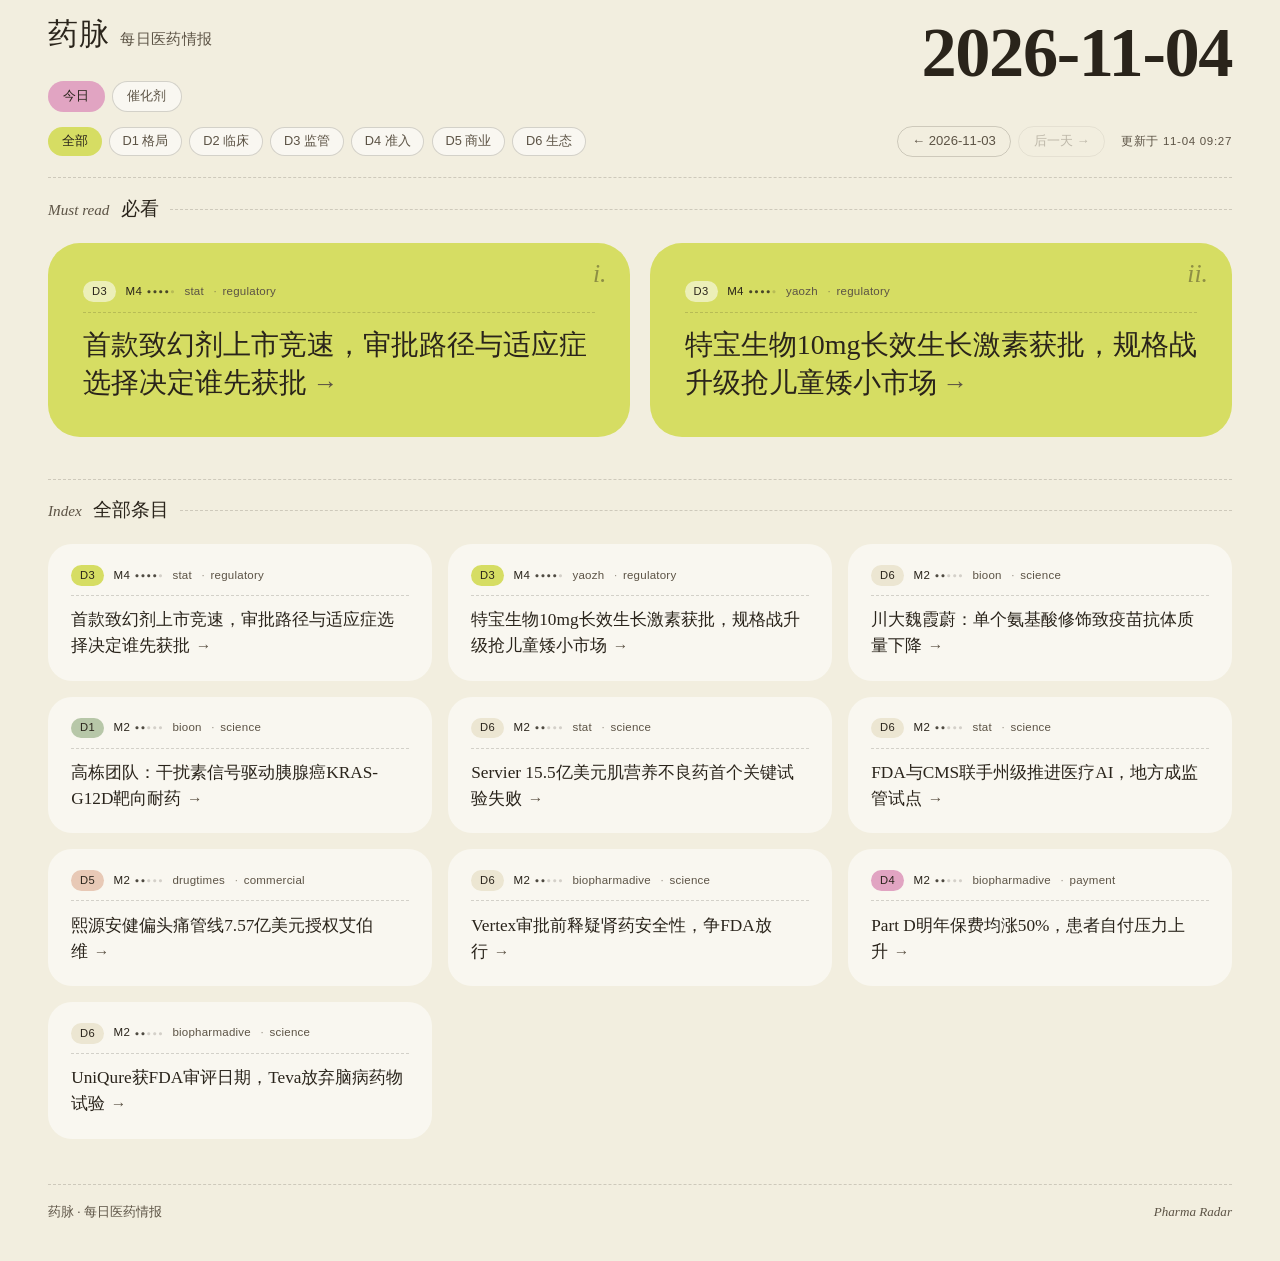
<file: index.html>
<!DOCTYPE html>
<html lang="zh-CN">
<head>
<meta charset="utf-8">
<meta name="viewport" content="width=device-width, initial-scale=1">
<title>药脉 · 今日</title>
<link rel="stylesheet" href="./style.css">
</head>
<body>
<header class="top">
  <div class="masthead">
    <div class="brand">
      <h1>药脉</h1>
      <span class="tagline">每日医药情报</span>
    </div>
    <nav class="views" aria-label="切换视图">
      <button class="view-tab active" type="button" data-view="today" aria-pressed="true">今日</button>
      <button class="view-tab" type="button" data-view="catalysts" aria-pressed="false">催化剂</button>
    </nav>
  </div>
  <div id="hero-date" class="hero-date"></div>
</header>
<div class="filters">
  <nav class="tabs" aria-label="按维度筛选">
    <button class="tab active" type="button" data-dim="all" aria-pressed="true">全部</button>
    <button class="tab" type="button" data-dim="D1" aria-pressed="false">D1 格局</button>
    <button class="tab" type="button" data-dim="D2" aria-pressed="false">D2 临床</button>
    <button class="tab" type="button" data-dim="D3" aria-pressed="false">D3 监管</button>
    <button class="tab" type="button" data-dim="D4" aria-pressed="false">D4 准入</button>
    <button class="tab" type="button" data-dim="D5" aria-pressed="false">D5 商业</button>
    <button class="tab" type="button" data-dim="D6" aria-pressed="false">D6 生态</button>
  </nav>
  <nav id="day-nav" class="day-nav" aria-label="切换日期" hidden>
    <button id="prev-day" class="day-btn" type="button">← 前一天</button>
    <button id="next-day" class="day-btn" type="button">后一天 →</button>
  </nav>
  <p id="day-meta" class="day-meta"></p>
</div>
<main id="app"></main>
<footer class="page-footer">
  <span>药脉 · 每日医药情报</span>
  <span>Pharma Radar</span>
</footer>
<script src="./data/catalysts.js"></script>
<script src="./data/items.js"></script>
<script src="./app.js"></script>
</body>
</html>
</file>
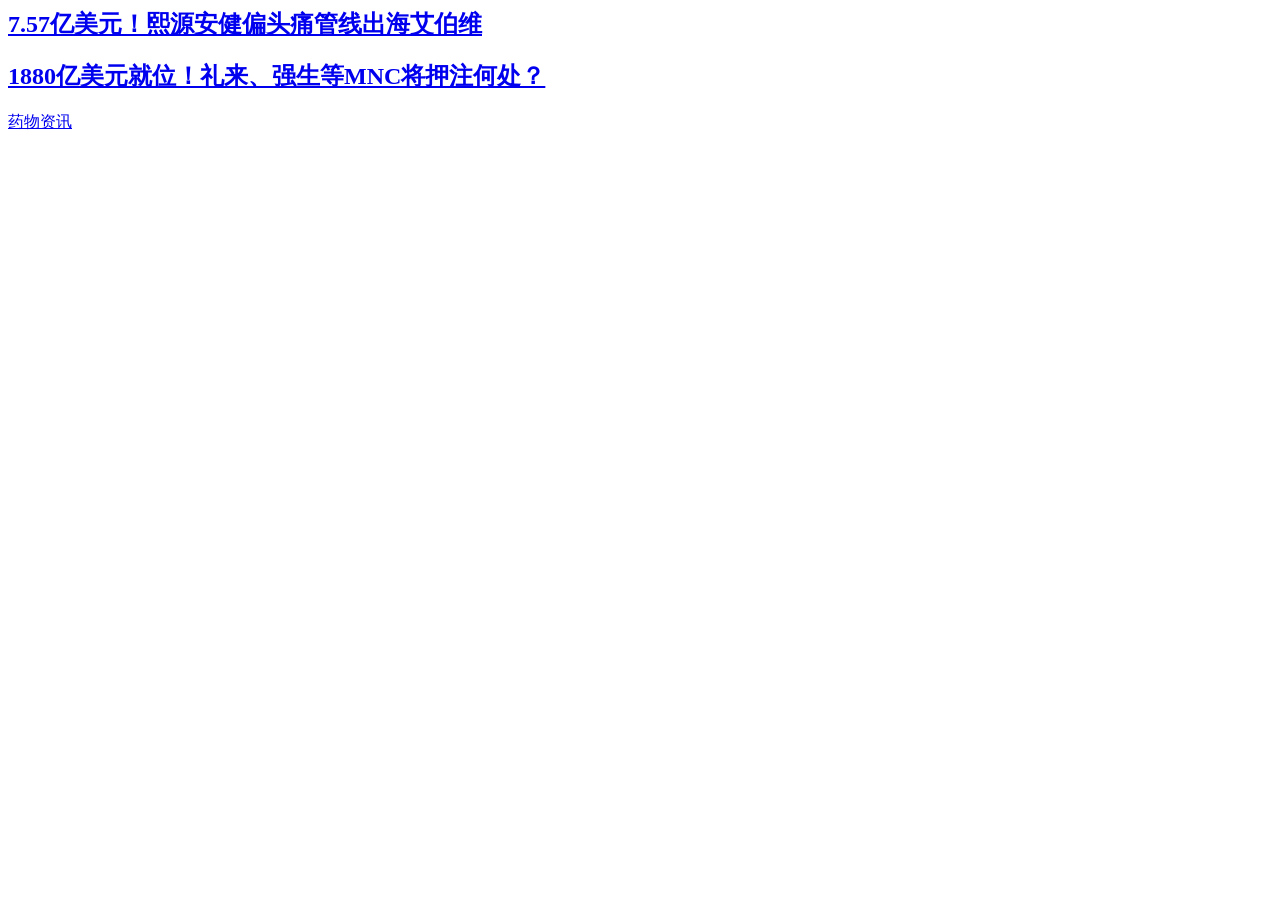
<file: tests/fixtures/drugtimes_home.html>
<html><body>
<h2><a href="https://www.drugtimes.cn/2026/11/03/757yimeiyuanxiyuananjianpiantongguanxian/" target="_blank">7.57亿美元！熙源安健偏头痛管线出海艾伯维</a></h2>
<h2><a href="https://www.drugtimes.cn/2026/11/02/1880yimeiyuanjiuweililai/" target="_blank">1880亿美元就位！礼来、强生等MNC将押注何处？</a></h2>
<a href="https://www.drugtimes.cn/category/drugnews/">药物资讯</a>
</body></html>
</file>
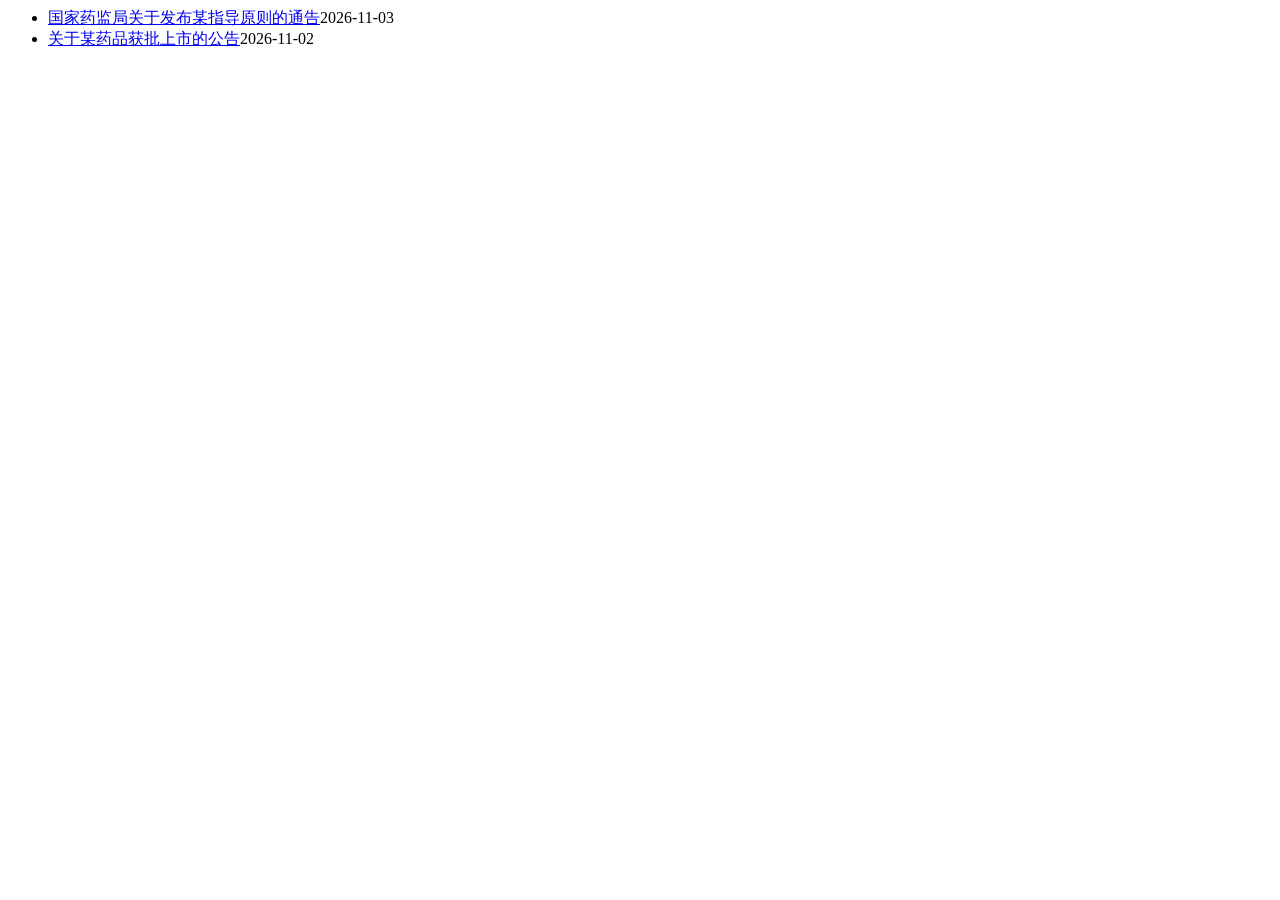
<file: tests/fixtures/nmpa_sample.html>
<html><body>
<ul class="list">
  <li><a href="/yaopin/202611031200.html">国家药监局关于发布某指导原则的通告</a><span>2026-11-03</span></li>
  <li><a href="https://www.nmpa.gov.cn/yaopin/202611021000.html">关于某药品获批上市的公告</a><span>2026-11-02</span></li>
</ul>
</body></html>
</file>
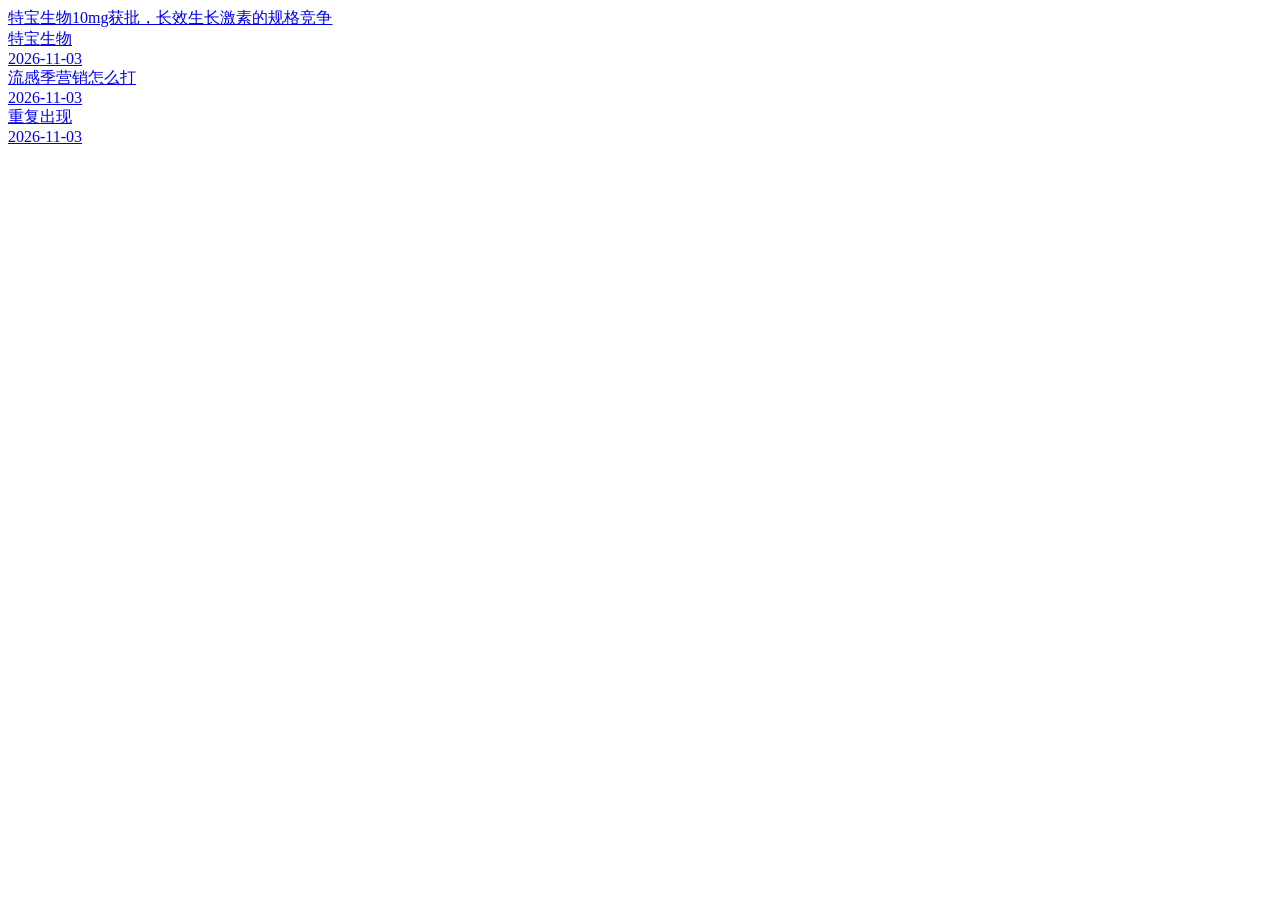
<file: tests/fixtures/yaozh_home.html>
<html><body>
<div class="zjltoutiao"><a href="/archive/49307.html" target="_blank"><div title="特宝生物10mg获批，长效生长激素的规格竞争" class="zjltoutiao_tit"><span>特宝生物10mg获批，长效生长激素的规格竞争</span></div> <div class="clearfix zjltoutiao_info"><div class="fl"><div class="info_bg"><span class="co_tit_one">特宝生物</span></div></div> <div class="fr"> 2026-11-03 </div></div></a></div>
<div class="zjltoutiao"><a href="/archive/49301.html" target="_blank"><div title="流感季营销怎么打：感冒清热&amp;止咳祛痰" class="zjltoutiao_tit"><span>流感季营销怎么打</span></div> <div class="clearfix zjltoutiao_info"><div class="fl"></div> <div class="fr"> 2026-11-03 </div></div></a></div>
<div class="zjltoutiao"><a href="/archive/49307.html" target="_blank"><div title="特宝生物10mg获批，长效生长激素的规格竞争" class="zjltoutiao_tit"><span>重复出现</span></div> <div class="clearfix zjltoutiao_info"><div class="fl"></div> <div class="fr"> 2026-11-03 </div></div></a></div>
</body></html>
</file>
<file: style.css>
/* 药脉 · Soft Editorial。零依赖：奶油纸面 + 衬线标题 + 五色粉彩卡片，字体全走系统栈。 */

:root {
  --paper: #f2eedf;
  --paper-2: #ece6d2;
  --ink: #2a241b;
  --ink-soft: #5c5345;
  --pink: #e1a4c2;
  --lemon: #d6dd63;
  --blush: #e8c9b6;
  --sage: #b7c7a8;
  --lilac: #c9bedc;

  --card-fill: rgba(255, 255, 255, 0.55);
  --card-fill-hover: rgba(255, 255, 255, 0.8);
  --rule-soft: rgba(42, 36, 27, 0.18);
  --rule-medium: rgba(42, 36, 27, 0.35);

  /* 衬线负责性格（标题、数字、饰件），无衬线负责正文与眉标 */
  --serif: "Cormorant Garamond", "Songti SC", "STSong", "Noto Serif SC", Georgia, "Times New Roman", serif;
  --sans: "Work Sans", -apple-system, BlinkMacSystemFont, "PingFang SC", "Noto Sans SC", "Helvetica Neue", sans-serif;

  --pad: clamp(1.25rem, 4vw, 3rem);
}

* {
  box-sizing: border-box;
}

html {
  background: var(--paper);
}

body {
  margin: 0;
  padding: 0 0 1rem;
  min-height: 100vh;
  background: var(--paper);
  color: var(--ink);
  font-family: var(--sans);
  font-size: 16px;
  line-height: 1.7;
  -webkit-font-smoothing: antialiased;
  -webkit-text-size-adjust: 100%;
}

/* ---------- 页头 ---------- */

.top {
  display: flex;
  flex-wrap: wrap;
  align-items: flex-start;
  justify-content: space-between;
  gap: 0.75rem 1rem;
  padding: 1.2rem var(--pad) 0.3rem;
}

/* 刊名与视图切换竖排成一列，日期在右，页头只占一行高度 */
.masthead {
  display: flex;
  flex-direction: column;
  align-items: flex-start;
  gap: 1.8rem;
}

.brand {
  display: flex;
  align-items: baseline;
  gap: 0.7rem;
}

.top h1 {
  margin: 0;
  font-family: var(--serif);
  font-size: 1.9rem;
  font-weight: 500;
  line-height: 1;
  letter-spacing: 0.02em;
}

.tagline {
  color: var(--ink-soft);
  font-family: var(--serif);
  font-size: 0.92rem;
  letter-spacing: 0.02em;
}

/* 日期与更新时间：页头右上角，更新时间与日期同一行、排在其左 */
.hero-date {
  display: flex;
  flex-wrap: wrap;
  align-items: baseline;
  justify-content: flex-end;
  gap: 0.1rem 0.6rem;
  text-align: right;
}

.muted {
  color: var(--ink-soft);
  font-size: 0.72rem;
  font-variant-numeric: tabular-nums;
}

/* ---------- 视图 / 维度筛选 ---------- */

/* 视图切换在页头左列，与刊名同栏，不再单独占一行 */
.views {
  display: flex;
  gap: 0.45rem;
  padding: 0;
}

.view-tab,
.tab,
.day-btn {
  border: 1px solid var(--rule-soft);
  background: var(--card-fill);
  color: var(--ink-soft);
  border-radius: 999px;
  padding: 0.32rem 0.9rem;
  font: inherit;
  font-size: 0.82rem;
  line-height: 1.4;
  white-space: nowrap;
  cursor: pointer;
  transition: background 0.18s ease, color 0.18s ease, border-color 0.18s ease;
}

.view-tab:hover,
.tab:hover,
.day-btn:hover:not(:disabled) {
  background: var(--card-fill-hover);
  color: var(--ink);
}

.view-tab.active {
  background: var(--pink);
  border-color: transparent;
  color: var(--ink);
  font-weight: 500;
}

/* 维度筛选、日期切换与更新时间同处一行，窄屏时后两者折到第二行 */
.filters {
  display: flex;
  flex-wrap: wrap;
  align-items: center;
  gap: 0.5rem 1rem;
  padding: 0.6rem var(--pad) 0.9rem;
}

.tabs {
  display: flex;
  flex: 1 1 auto;
  min-width: 0;
  gap: 0.45rem;
  overflow-x: auto;
  padding: 0;
  scrollbar-width: none;
}

.tabs[hidden] {
  display: none;
}

.tabs::-webkit-scrollbar {
  display: none;
}

.tab {
  flex: 0 0 auto;
  padding: 0.28rem 0.8rem;
  font-size: 0.8rem;
}

.tab.active {
  background: var(--lemon);
  border-color: transparent;
  color: var(--ink);
  font-weight: 500;
}

.tab[data-dim="D1"].active {
  background: var(--sage);
}
.tab[data-dim="D2"].active {
  background: var(--lilac);
}
.tab[data-dim="D3"].active {
  background: var(--lemon);
}
.tab[data-dim="D4"].active {
  background: var(--pink);
}
.tab[data-dim="D5"].active {
  background: var(--blush);
}
.tab[data-dim="D6"].active {
  background: var(--paper-2);
}

/* ---------- 日期切换 ---------- */

.day-nav {
  display: flex;
  align-items: center;
  gap: 0.45rem;
  padding: 0;
}

.day-nav[hidden] {
  display: none;
}

.day-btn {
  background: transparent;
}

.day-btn:disabled {
  opacity: 0.35;
  cursor: default;
}

/* ---------- 正文 ---------- */

.day {
  margin-top: 0.4rem;
}

.day-title {
  margin: 0;
  font-family: var(--serif);
  font-size: clamp(2rem, 9vw, 4.4rem);
  font-weight: 600;
  line-height: 0.95;
  letter-spacing: -0.02em;
  font-variant-numeric: tabular-nums;
}

.day-meta {
  flex: 0 0 auto;
  margin: 0 0 0 auto;
  color: var(--ink-soft);
  font-family: var(--sans);
  font-size: 0.72rem;
  letter-spacing: 0.06em;
  font-variant-numeric: tabular-nums;
  white-space: nowrap;
}

/* ---------- 分区标题 ---------- */

.must-section,
.all-section {
  margin-bottom: 2.6rem;
  padding: 0 var(--pad);
}

.all-section {
  margin-top: 2.4rem;
}

.section-title {
  display: flex;
  align-items: baseline;
  gap: 0.7rem;
  margin: 0 0 1.1rem;
  padding-top: 0.9rem;
  border-top: 1px dashed var(--rule-soft);
  font-family: var(--serif);
  font-size: 1.2rem;
  font-weight: 500;
  color: var(--ink);
  letter-spacing: 0;
}

.section-title::before {
  content: "Must read";
  font-family: var(--serif);
  font-style: italic;
  font-weight: 400;
  font-size: 0.95rem;
  color: var(--ink-soft);
}

.all-section .section-title::before {
  content: "Index";
}

.section-title::after {
  content: "";
  flex: 1;
  align-self: center;
  border-top: 1px dashed var(--rule-soft);
}

/* ---------- 必看：整块粉彩卡 ---------- */

.must-grid {
  display: grid;
  grid-template-columns: minmax(0, 1fr);
  gap: 1.2rem;
  counter-reset: must;
}

.must-grid .card {
  margin: 0;
  padding: 2rem 1.7rem 1.9rem;
  border-radius: 32px;
  background: var(--dim-fill, var(--paper-2));
  counter-increment: must;
}

.must-grid .card:hover {
  background: var(--dim-fill, var(--paper-2));
}

/* 步骤序数用斜体小写罗马数字 */
.must-grid .card::after {
  content: counter(must, lower-roman) ".";
  position: absolute;
  top: 1.15rem;
  right: 1.5rem;
  font-family: var(--serif);
  font-style: italic;
  font-size: 1.6rem;
  line-height: 1;
  color: rgba(42, 36, 27, 0.42);
}

/* ---------- 卡片 ---------- */

.card {
  position: relative;
  overflow: hidden;
  margin: 0;
  padding: 1.3rem 1.45rem 1.35rem;
  background: var(--card-fill);
  border-radius: 24px;
  transition: background 0.18s ease;
}

.card:hover {
  background: var(--card-fill-hover);
}

.card-head {
  display: flex;
  flex-wrap: wrap;
  align-items: center;
  gap: 0.4rem 0.6rem;
  padding-bottom: 0.6rem;
  border-bottom: 1px dashed var(--rule-soft);
  color: var(--ink-soft);
  font-family: var(--sans);
  font-size: 0.72rem;
  letter-spacing: 0.02em;
}

.dim-badge {
  padding: 0.05rem 0.55rem;
  border-radius: 999px;
  background: var(--dim-fill, var(--paper-2));
  color: var(--ink);
  font-size: 0.7rem;
  font-weight: 500;
  letter-spacing: 0.04em;
}

.must-grid .dim-badge {
  background: rgba(255, 255, 255, 0.55);
}

.m-badge {
  display: inline-flex;
  align-items: center;
  gap: 0.3rem;
}

.m-text {
  color: var(--ink);
  font-weight: 500;
  font-size: 0.72rem;
  font-variant-numeric: tabular-nums;
}

.m-dots {
  display: inline-flex;
  gap: 0.08rem;
  font-size: 0.45rem;
  line-height: 1;
}

.dot {
  color: rgba(42, 36, 27, 0.18);
}

.dot.on {
  color: rgba(42, 36, 27, 0.82);
}

.event::before {
  content: "·";
  margin-right: 0.35rem;
  color: var(--ink-soft);
  opacity: 0.6;
}

.card-title {
  margin: 0.7rem 0 0;
  font-family: var(--serif);
  font-size: 1.08rem;
  font-weight: 500;
  line-height: 1.5;
  letter-spacing: 0;
  text-wrap: pretty;
}

.must-grid .card-title {
  margin-top: 0.85rem;
  font-size: clamp(1.35rem, 5.4vw, 1.75rem);
  line-height: 1.35;
}

.card-link {
  display: inline-block;
  margin-left: 0.35rem;
  color: var(--ink-soft);
  font-family: var(--sans);
  font-size: 0.9em;
  font-weight: 400;
  text-decoration: none;
  transition: color 0.18s ease, transform 0.18s ease;
}

.card-link:hover,
.card-link:focus-visible {
  color: var(--ink);
  transform: translateX(2px);
}

.card-why {
  margin: 0.5rem 0 0;
  color: var(--ink-soft);
  font-size: 0.84rem;
  line-height: 1.7;
}

/* 全部条目：桌面多列，移动单列 */
.list {
  display: grid;
  grid-template-columns: minmax(0, 1fr);
  gap: 1rem;
}

.quiet {
  margin: 0;
  color: var(--ink-soft);
  font-family: var(--serif);
  font-size: 1rem;
}

/* ---------- 加载 / 错误提示 ---------- */

.notice {
  margin: 1.2rem var(--pad) 0;
  padding: 1.4rem 1.5rem;
  background: var(--blush);
  border-radius: 28px;
}

.notice-title {
  margin: 0 0 0.4rem;
  font-family: var(--serif);
  font-size: 1.15rem;
  font-weight: 500;
}

.notice-detail,
.notice-hint {
  margin: 0 0 0.6rem;
  color: var(--ink-soft);
  font-size: 0.84rem;
  overflow-wrap: anywhere;
}

.file-pick {
  position: relative;
  display: inline-block;
  padding: 0.3rem 0.9rem;
  border: 1px solid var(--rule-medium);
  border-radius: 999px;
  background: rgba(255, 255, 255, 0.45);
  font-size: 0.82rem;
  cursor: pointer;
}

.file-pick:focus-within {
  outline: 2px solid var(--ink);
  outline-offset: 3px;
}

.file-pick input {
  position: absolute;
  width: 1px;
  height: 1px;
  opacity: 0;
}

/* ---------- 维度粉彩 ---------- */

.dim-d1 {
  --dim: #71845c;
  --dim-fill: var(--sage);
}
.dim-d2 {
  --dim: #8478a5;
  --dim-fill: var(--lilac);
}
.dim-d3 {
  --dim: #a9b23a;
  --dim-fill: var(--lemon);
}
.dim-d4 {
  --dim: #b96a92;
  --dim-fill: var(--pink);
}
.dim-d5 {
  --dim: #b98a6e;
  --dim-fill: var(--blush);
}
.dim-d6 {
  --dim: #7c7468;
  --dim-fill: var(--paper-2);
}

/* ---------- 催化剂 ---------- */

/* 催化剂标题是五个汉字，字号收一档才能和日期、刊名挤进同一行 */
.hero-date[data-view="catalysts"] .day-title {
  font-size: clamp(1.35rem, 5.6vw, 3rem);
  letter-spacing: -0.01em;
}

.catalysts > .quiet {
  padding: 1.3rem var(--pad) 0;
}

.catalyst-list {
  display: flex;
  flex-direction: column;
  gap: 1rem;
  padding: 1.4rem var(--pad) 0;
}

.catalyst-row {
  background: var(--card-fill);
  border-radius: 24px;
  padding: 1.2rem 1.4rem 1.25rem;
}

.catalyst-head {
  display: flex;
  flex-wrap: wrap;
  align-items: center;
  gap: 0.45rem 0.6rem;
  padding-bottom: 0.6rem;
  border-bottom: 1px dashed var(--rule-soft);
  color: var(--ink-soft);
  font-size: 0.72rem;
}

.catalyst-date {
  color: var(--ink);
  font-family: var(--serif);
  font-size: 0.95rem;
  letter-spacing: 0.02em;
  font-variant-numeric: tabular-nums;
}

.kind-badge {
  background: var(--blush);
  color: var(--ink);
  border-radius: 999px;
  padding: 0.02rem 0.55rem;
  font-weight: 500;
}

.days-left {
  margin-left: auto;
  color: var(--ink);
  font-family: var(--serif);
  font-size: 0.95rem;
}

.catalyst-title {
  margin: 0.7rem 0 0.15rem;
  font-family: var(--serif);
  font-size: 1.05rem;
  font-weight: 500;
  line-height: 1.45;
}

.catalyst-note,
.catalyst-source {
  margin: 0;
  font-size: 0.82rem;
  line-height: 1.6;
  color: var(--ink-soft);
}

/* ---------- 页脚 ---------- */

.page-footer {
  display: flex;
  flex-wrap: wrap;
  justify-content: space-between;
  gap: 0.4rem 1rem;
  margin: 2.8rem var(--pad) 0;
  padding: 1rem 0 1.4rem;
  border-top: 1px dashed var(--rule-soft);
  color: var(--ink-soft);
  font-family: var(--serif);
  font-size: 0.82rem;
}

.page-footer span:last-child {
  font-style: italic;
}

/* ---------- 焦点可见性 ---------- */

.tab:focus-visible,
.view-tab:focus-visible,
.day-btn:focus-visible,
.card-link:focus-visible {
  outline: 2px solid var(--ink);
  outline-offset: 3px;
}

/* ---------- 窄屏：刊名与日期同一行，视图切换紧随其下 ---------- */

@media (max-width: 639px) {
  .top {
    display: grid;
    grid-template-columns: minmax(0, 1fr) auto;
    align-items: start;
    column-gap: 0.75rem;
  }

  .masthead {
    display: contents;
  }

  .brand {
    grid-column: 1;
    grid-row: 1;
  }

  .views {
    grid-column: 1 / -1;
    grid-row: 2;
    padding-top: 1.1rem;
  }

  .hero-date {
    grid-column: 2;
    grid-row: 1;
  }

  /* 窄屏放不下三组，筛选独占一行，日期切换与更新时间折到下一行 */
  .tabs {
    flex: 1 0 100%;
  }
}

@media (max-width: 519px) {
  .tagline {
    display: none;
  }
}

/* 320–375px：再收一点，保证刊名、更新于、日期仍在一行 */
@media (max-width: 379px) {
  .top h1 {
    font-size: 1.75rem;
  }

  .day-meta {
    font-size: 0.66rem;
    letter-spacing: 0.03em;
  }
}

/* ---------- 稍宽屏幕 ---------- */

@media (min-width: 640px) {
  .must-grid {
    grid-template-columns: repeat(auto-fit, minmax(24rem, 1fr));
  }

  .must-grid .card {
    padding: 2.4rem 2.2rem 2.2rem;
  }

  .list {
    grid-template-columns: repeat(auto-fill, minmax(21rem, 1fr));
  }

  .day-title {
    font-size: clamp(3rem, 6vw, 4.4rem);
  }
}

@media (prefers-reduced-motion: reduce) {
  * {
    transition: none !important;
  }

  .card-link:hover,
  .card-link:focus-visible {
    transform: none;
  }
}
</file>
